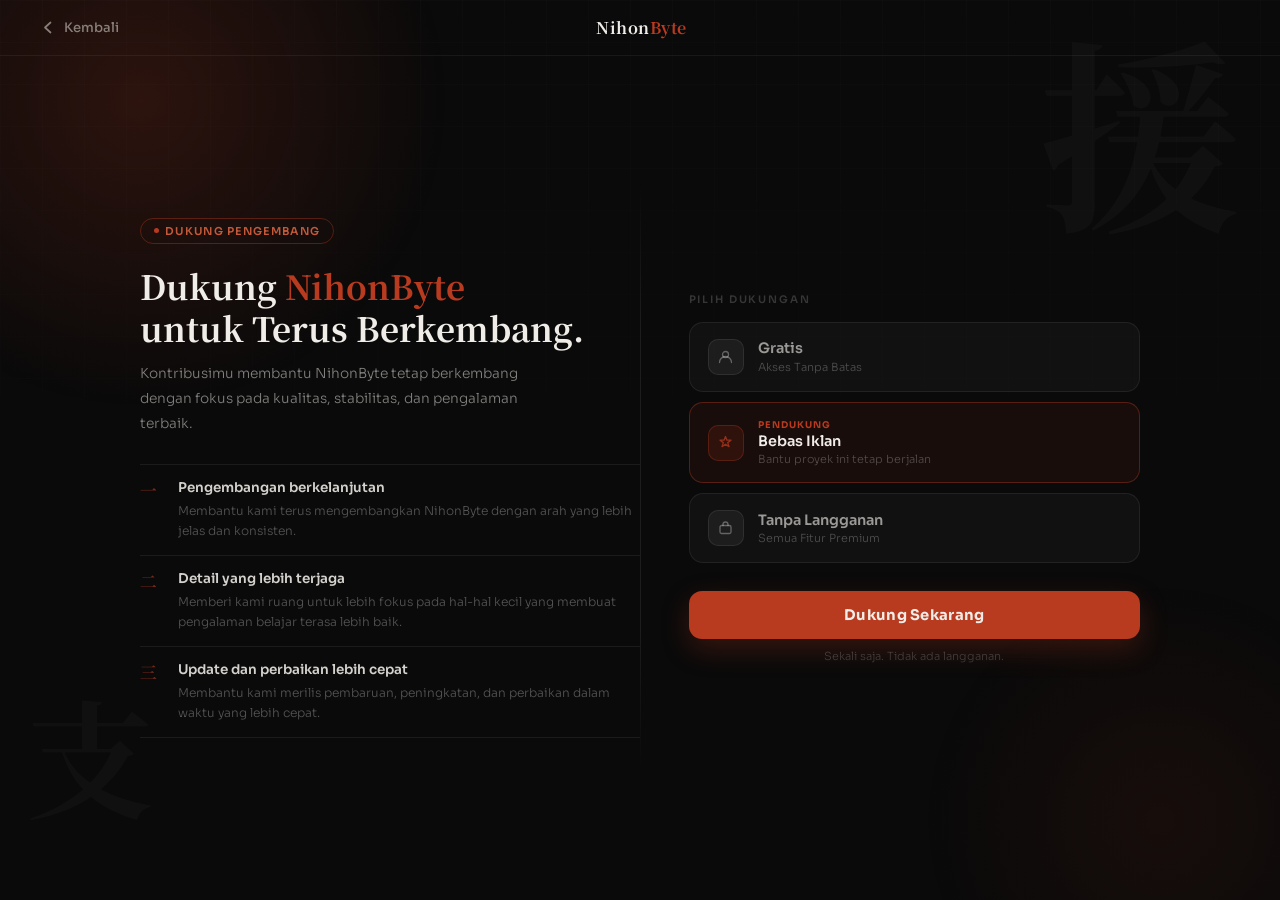
<file: support/supportposter.html>
<!DOCTYPE html>
<html lang="id">
<head>
  <meta charset="UTF-8">
  <meta name="viewport" content="width=device-width, initial-scale=1.0">
  <title>NihonByte · Dukung Pengembang</title>
  <link rel="icon" type="image/png" href="../assets/logo.webp">
  <link href="https://fonts.googleapis.com/css2?family=Noto+Serif+JP:wght@700&family=Sora:wght@300;400;500;600;700&display=swap" rel="stylesheet">
  <style>
    *, *::before, *::after {
      box-sizing: border-box;
      margin: 0; padding: 0;
      user-select: none;
      -webkit-user-select: none;
      scrollbar-width: none;
      -ms-overflow-style: none;
    }
    *::-webkit-scrollbar { display: none; }

    :root {
      --red: #B83A1F;
      --red-dim: rgba(184,58,31,0.4);
      --bg: #0a0a0a;
      --border: rgba(255,255,255,0.07);
      --text-primary: #f0ede8;
      --text-secondary: rgba(240,237,232,0.52);
      --text-muted: rgba(255,255,255,0.2);
    }

    html, body {
      width: 100%; height: 100dvh;
      overflow: hidden;
      background: var(--bg);
      font-family: 'Sora', sans-serif;
      color: var(--text-primary);
    }

    /* Background */
    .sp-bg {
      position: fixed; inset: 0; overflow: hidden; z-index: 0; pointer-events: none;
    }
    .sp-orb {
      position: absolute; border-radius: 50%;
    }
    .sp-orb-1 {
      width: 640px; height: 640px; top: -220px; left: -180px;
      background: radial-gradient(circle, rgba(184,58,31,0.2) 0%, transparent 68%);
      animation: orb-drift 11s ease-in-out infinite alternate;
    }
    .sp-orb-2 {
      width: 480px; height: 480px; bottom: -160px; right: -120px;
      background: radial-gradient(circle, rgba(184,58,31,0.08) 0%, transparent 70%);
      animation: orb-drift 15s ease-in-out infinite alternate-reverse;
    }
    @keyframes orb-drift {
      from { transform: translate(0, 0); }
      to   { transform: translate(16px, -20px); }
    }
    .sp-grid {
      position: absolute; inset: 0;
      background-image:
        linear-gradient(rgba(255,255,255,0.022) 1px, transparent 1px),
        linear-gradient(90deg, rgba(255,255,255,0.022) 1px, transparent 1px);
      background-size: 42px 42px;
      mask-image: linear-gradient(180deg, rgba(0,0,0,0.6) 0%, transparent 75%);
    }
    .sp-kanji {
      position: absolute;
      font-family: 'Noto Serif JP', serif;
      font-weight: 700; pointer-events: none;
      color: rgba(255,255,255,0.026);
      animation: kanji-drift 14s ease-in-out infinite alternate;
    }
    .sp-kanji-1 {
      font-size: clamp(140px, 16vw, 260px);
      top: -20px; right: 3%;
    }
    .sp-kanji-2 {
      font-size: clamp(90px, 10vw, 160px);
      bottom: 6%; left: 2%;
      animation-delay: 6s;
    }
    @keyframes kanji-drift {
      from { transform: translateY(0) rotate(-4deg); opacity: 0.7; }
      to   { transform: translateY(-18px) rotate(3deg); opacity: 1; }
    }

    /* Shell */
    .sp-shell {
      position: relative; z-index: 1;
      width: 100%; height: 100dvh;
      display: flex; flex-direction: column;
    }

    /* Topbar */
    .sp-topbar {
      flex-shrink: 0;
      height: 56px; padding: 0 36px;
      display: flex; align-items: center; justify-content: space-between;
      border-bottom: 1px solid rgba(255,255,255,0.06);
    }
    .sp-back {
      display: inline-flex; align-items: center; gap: 7px;
      background: none; border: none; cursor: pointer;
      color: rgba(240,237,232,0.5);
      font-family: 'Sora', sans-serif;
      font-size: 0.82rem; font-weight: 500;
      padding: 6px 10px 6px 4px;
      border-radius: 8px;
      transition: color 0.18s, background 0.18s;
      min-width: 90px;
    }
    .sp-back:hover { color: var(--text-primary); background: rgba(255,255,255,0.05); }
    .sp-back svg { width: 17px; height: 17px; flex-shrink: 0; }
    .sp-logo {
      font-family: 'Noto Serif JP', serif;
      font-size: 1rem; font-weight: 700;
      color: var(--text-primary); letter-spacing: 0.03em;
    }
    .sp-logo span { color: var(--red); }
    .sp-topbar-spacer { min-width: 90px; }

    /* Main */
    .sp-main {
      flex: 1; overflow: hidden;
      display: flex; align-items: center; justify-content: center;
      padding: 0 48px;
    }

    /* Two-col layout */
    .sp-layout {
      display: grid;
      grid-template-columns: minmax(0, 1fr) 1px minmax(0, 1fr);
      align-items: center;
      width: 100%; max-width: 1000px;
      height: 100%;
      max-height: 600px;
    }

    /* Divider */
    .sp-divider {
      width: 1px;
      height: 100%;
      background: linear-gradient(180deg, transparent, rgba(255,255,255,0.08) 25%, rgba(255,255,255,0.08) 75%, transparent);
      align-self: stretch;
      margin: 0 48px 0 0;
    }

    /* Left col */
    .sp-left {
      display: flex; flex-direction: column; justify-content: center;
      animation: rise-in 0.48s ease both;
    }
    .sp-badge {
      display: inline-flex; align-items: center; gap: 6px;
      border: 1px solid var(--red-dim);
      border-radius: 999px;
      padding: 5px 13px;
      margin-bottom: 22px; width: fit-content;
    }
    .sp-badge-dot {
      width: 5px; height: 5px;
      border-radius: 50%; background: var(--red); flex-shrink: 0;
    }
    .sp-badge-txt {
      font-size: 0.68rem; font-weight: 600; color: #c4593a;
      letter-spacing: 0.12em; text-transform: uppercase;
    }
      .sp-title {
      font-family: 'Noto Serif JP', serif;
      font-size: clamp(1.7rem, 2.6vw, 2.3rem);
      font-weight: 700; color: var(--text-primary);
      line-height: 1.25; margin-bottom: 12px;
    }
    .sp-title-line {
      display: block;
    }
    .sp-title em { color: var(--red); font-style: normal; }
    .sp-desc {
      font-size: 0.86rem; font-weight: 300;
      color: var(--text-secondary);
      line-height: 1.82; margin-bottom: 28px;
      max-width: 400px;
    }

    /* Benefits */
    .sp-benefits {
      list-style: none;
      border-top: 1px solid rgba(255,255,255,0.07);
    }
    .sp-benefit {
      display: flex; align-items: flex-start; gap: 16px;
      padding: 14px 0;
      border-bottom: 1px solid rgba(255,255,255,0.07);
    }
    .sp-benefit-num {
      font-family: 'Noto Serif JP', serif;
      font-size: 1.05rem; font-weight: 700;
      color: rgba(184,58,31,0.65);
      min-width: 22px;
      padding-top: 0; flex-shrink: 0;
      line-height: 1.35;
    }
    .sp-benefit-title {
      font-size: 0.84rem; font-weight: 600;
      color: rgba(240,237,232,0.88);
      margin-bottom: 3px; line-height: 1.4;
    }
    .sp-benefit-desc {
      font-size: 0.76rem; font-weight: 300;
      color: rgba(255,255,255,0.3);
      line-height: 1.65;
    }

    /* Right col */
    .sp-right {
      display: flex; flex-direction: column; justify-content: center;
      padding-left: 48px;
      animation: rise-in 0.52s ease 0.08s both;
    }
    .sp-right-label {
      font-size: 0.65rem; font-weight: 600;
      letter-spacing: 0.18em; text-transform: uppercase;
      color: rgba(255,255,255,0.18);
      margin-bottom: 16px;
    }

    /* Tiers */
    .sp-tiers {
      display: flex; flex-direction: column;
      gap: 10px; margin-bottom: 28px;
    }
    .sp-tier {
      display: flex; align-items: center; gap: 14px;
      border-radius: 14px;
      padding: 16px 18px;
      border: 1px solid rgba(255,255,255,0.07);
      background: rgba(255,255,255,0.03);
    }
    .sp-tier.feat {
      border-color: rgba(184,58,31,0.4);
      background: rgba(184,58,31,0.08);
    }
    .sp-tier-icon {
      width: 36px; height: 36px; border-radius: 10px;
      display: flex; align-items: center; justify-content: center;
      flex-shrink: 0;
      background: rgba(255,255,255,0.05);
      border: 1px solid rgba(255,255,255,0.08);
    }
    .sp-tier.feat .sp-tier-icon {
      background: rgba(184,58,31,0.15);
      border-color: rgba(184,58,31,0.3);
    }
    .sp-tier-icon svg { width: 15px; height: 15px; }
    .sp-tier-info { flex: 1; display: flex; flex-direction: column; gap: 2px; }
    .sp-tier-badge {
      font-size: 0.58rem; font-weight: 700;
      letter-spacing: 0.12em; text-transform: uppercase;
      color: var(--red);
    }
    .sp-tier-name {
      font-size: 0.9rem; font-weight: 600;
      color: rgba(240,237,232,0.62); line-height: 1.2;
    }
    .sp-tier.feat .sp-tier-name { color: var(--text-primary); }
    .sp-tier-sub {
      font-size: 0.7rem; font-weight: 300;
      color: rgba(255,255,255,0.26);
    }

    /* CTA */
    .sp-cta {
      display: flex; align-items: center; justify-content: center;
      width: 100%;
      background: var(--red);
      color: #f0ede8;
      font-family: 'Sora', sans-serif;
      font-size: 0.92rem; font-weight: 700;
      text-decoration: none;
      padding: 15px 24px;
      border-radius: 13px;
      box-shadow: 0 10px 28px rgba(184,58,31,0.26);
      transition: filter 0.2s, transform 0.18s, box-shadow 0.2s;
      margin-bottom: 10px;
      letter-spacing: 0.02em;
    }
    .sp-cta:hover {
      filter: brightness(1.08);
      transform: translateY(-2px);
      box-shadow: 0 14px 36px rgba(184,58,31,0.36);
    }
    .sp-cta:active { transform: translateY(0); filter: brightness(0.96); }
    .sp-cta-note {
      text-align: center;
      font-size: 0.7rem; font-weight: 300;
      color: var(--text-muted);
    }

    @media (max-width: 767px) and (orientation: portrait) {
      html, body {
        height: auto;
        min-height: 100dvh;
        overflow-y: auto;
      }

      body {
        overflow-x: hidden;
      }

      .sp-shell {
        min-height: 100dvh;
        height: auto;
      }

      .sp-orb-1 {
        width: 320px;
        height: 320px;
        top: -72px;
        left: -120px;
        animation: none;
      }

      .sp-orb-2 {
        width: 240px;
        height: 240px;
        bottom: -84px;
        right: -72px;
        animation: none;
      }

      .sp-grid {
        opacity: 0.75;
        background-size: 34px 34px;
      }

      .sp-kanji {
        animation: none;
      }

      .sp-kanji-1 {
        top: 44px;
        right: -6px;
        font-size: 110px;
        color: rgba(255,255,255,0.045);
      }

      .sp-kanji-2 {
        left: -6px;
        bottom: 82px;
        font-size: 88px;
        color: rgba(184,58,31,0.13);
      }

      .sp-topbar {
        position: sticky;
        top: 0;
        z-index: 6;
        height: 52px;
        padding: 0 12px;
        background: rgba(10, 10, 10, 0.92);
      }

      .sp-back,
      .sp-topbar-spacer {
        min-width: 66px;
      }

      .sp-back {
        gap: 4px;
        font-size: 0.72rem;
        padding: 6px 8px 6px 2px;
      }

      .sp-back svg {
        width: 15px;
        height: 15px;
      }

      .sp-logo {
        font-size: 0.9rem;
      }

      .sp-main {
        display: block;
        flex: 1 1 auto;
        overflow: visible;
        padding: 10px 14px calc(18px + env(safe-area-inset-bottom));
      }

      .sp-layout {
        display: flex;
        flex-direction: column;
        width: 100%;
        max-width: none;
        height: auto;
        max-height: none;
        gap: 14px;
        padding-bottom: 12px;
      }

      .sp-divider {
        display: none;
      }

      .sp-left,
      .sp-right {
        display: block;
        justify-content: flex-start;
        padding: 0;
        width: 100%;
      }

      .sp-left {
        position: relative;
        overflow: hidden;
        border-radius: 22px;
        border: 1px solid rgba(255,255,255,0.06);
        background:
          linear-gradient(180deg, rgba(255,255,255,0.045) 0%, rgba(255,255,255,0.018) 100%);
        box-shadow: 0 18px 34px rgba(0,0,0,0.24);
        padding: 18px 16px 16px;
      }

      .sp-badge {
        margin-bottom: 14px;
        padding: 5px 11px;
      }

      .sp-badge-txt {
        font-size: 0.62rem;
        letter-spacing: 0.1em;
      }

      .sp-title {
        font-size: clamp(1.62rem, 8.8vw, 2.05rem);
        line-height: 1.08;
        margin-bottom: 12px;
        max-width: 18ch;
        text-wrap: balance;
      }

      .sp-desc {
        max-width: none;
        margin-bottom: 18px;
        font-size: 0.82rem;
        line-height: 1.72;
        color: rgba(240,237,232,0.66);
      }

      .sp-benefits {
        display: grid;
        gap: 10px;
        border-top: none;
      }

      .sp-benefit {
        gap: 12px;
        padding: 12px 0 0;
        border-bottom: none;
      }

      .sp-benefit-num {
        display: inline-flex;
        align-items: center;
        justify-content: center;
        min-width: 26px;
        width: 26px;
        height: 26px;
        border-radius: 8px;
        background: rgba(184,58,31,0.12);
        border: 1px solid rgba(184,58,31,0.18);
        color: rgba(196,89,58,0.92);
        font-size: 0.8rem;
      }

      .sp-benefit-title {
        font-size: 0.78rem;
        margin-bottom: 4px;
      }

      .sp-benefit-desc {
        font-size: 0.7rem;
        line-height: 1.58;
      }

      .sp-right {
        border-radius: 20px;
        border: 1px solid rgba(255,255,255,0.06);
        background: rgba(255,255,255,0.03);
        box-shadow: 0 12px 26px rgba(0,0,0,0.18);
        padding: 14px;
        margin-top: 0;
      }

      .sp-right-label {
        margin-bottom: 12px;
        font-size: 0.58rem;
        letter-spacing: 0.16em;
        color: rgba(255,255,255,0.24);
      }

      .sp-tiers {
        gap: 10px;
        margin-bottom: 16px;
      }

      .sp-tier {
        gap: 12px;
        padding: 13px 12px;
        border-radius: 16px;
      }

      .sp-tier-icon {
        width: 34px;
        height: 34px;
        border-radius: 10px;
      }

      .sp-tier-name {
        font-size: 0.84rem;
      }

      .sp-tier-badge {
        font-size: 0.55rem;
      }

      .sp-tier-sub {
        font-size: 0.64rem;
        line-height: 1.4;
      }

      .sp-cta {
        padding: 14px 16px;
        border-radius: 14px;
        font-size: 0.88rem;
        margin-bottom: 8px;
      }

      .sp-cta-note {
        font-size: 0.66rem;
      }
    }

    @media screen and (max-width: 932px) and (orientation: landscape) and (max-height: 520px) {
      .sp-orb-1 {
        width: 400px;
        height: 400px;
        top: -150px;
        left: -110px;
        animation: none;
      }

      .sp-orb-2 {
        width: 280px;
        height: 280px;
        right: -70px;
        bottom: -90px;
        animation: none;
      }

      .sp-grid {
        background-size: 36px 36px;
      }

      .sp-kanji {
        animation: none;
      }

      .sp-kanji-1 {
        font-size: 128px;
        top: 2px;
        right: -10px;
        color: rgba(255,255,255,0.04);
      }

      .sp-kanji-2 {
        font-size: 84px;
        left: -6px;
        bottom: 4px;
        color: rgba(184,58,31,0.11);
      }

      .sp-topbar {
        height: 52px;
        padding: 0 18px;
      }

      .sp-back,
      .sp-topbar-spacer {
        min-width: 78px;
      }

      .sp-back {
        font-size: 0.74rem;
        padding: 6px 8px 6px 2px;
      }

      .sp-logo {
        font-size: 0.94rem;
      }

      .sp-main {
        align-items: flex-start;
        justify-content: flex-start;
        overflow-y: auto;
        -webkit-overflow-scrolling: touch;
        padding: 10px 16px calc(14px + env(safe-area-inset-bottom));
      }

      .sp-layout {
        grid-template-columns: minmax(0, 1.02fr) 1px minmax(260px, 0.98fr);
        width: 100%;
        max-width: none;
        height: auto;
        max-height: none;
        min-height: 100%;
        align-items: start;
      }

      .sp-divider {
        margin: 0 24px 0 0;
      }

      .sp-left {
        justify-content: flex-start;
        padding-top: 10px;
      }

      .sp-right {
        justify-content: flex-start;
        padding-left: 24px;
        padding-top: 10px;
      }

      .sp-badge {
        margin-bottom: 16px;
        padding: 4px 12px;
      }

      .sp-badge-txt {
        font-size: 0.62rem;
      }

      .sp-title {
        font-size: clamp(1.3rem, 3.2vw, 1.7rem);
        line-height: 1.12;
        margin-bottom: 10px;
        max-width: 18ch;
        text-wrap: balance;
      }

      .sp-title-line--top,
      .sp-title-line--bottom {
        white-space: nowrap;
      }

      .sp-desc {
        max-width: 360px;
        margin-bottom: 18px;
        font-size: 0.78rem;
        line-height: 1.68;
      }

      .sp-benefit {
        gap: 12px;
        padding: 10px 0;
      }

      .sp-benefit-num {
        min-width: 18px;
        font-size: 0.82rem;
      }

      .sp-benefit-title {
        font-size: 0.78rem;
        margin-bottom: 2px;
      }

      .sp-benefit-desc {
        font-size: 0.68rem;
        line-height: 1.52;
      }

      .sp-right-label {
        margin-bottom: 12px;
        font-size: 0.58rem;
      }

      .sp-tiers {
        gap: 8px;
        margin-bottom: 14px;
      }

      .sp-tier {
        gap: 12px;
        padding: 12px 12px;
        border-radius: 14px;
      }

      .sp-tier-icon {
        width: 32px;
        height: 32px;
        border-radius: 10px;
      }

      .sp-tier-name {
        font-size: 0.84rem;
      }

      .sp-tier-badge {
        font-size: 0.54rem;
      }

      .sp-tier-sub {
        font-size: 0.64rem;
        line-height: 1.38;
      }

      .sp-cta {
        padding: 12px 16px;
        border-radius: 12px;
        font-size: 0.84rem;
        margin-bottom: 6px;
      }

      .sp-cta-note {
        font-size: 0.62rem;
      }
    }

    @keyframes rise-in {
      from { opacity: 0; transform: translateY(14px); }
      to   { opacity: 1; transform: translateY(0); }
    }
  </style>
</head>
<body>

<div class="sp-bg">
  <div class="sp-orb sp-orb-1"></div>
  <div class="sp-orb sp-orb-2"></div>
  <div class="sp-grid"></div>
  <div class="sp-kanji sp-kanji-1">援</div>
  <div class="sp-kanji sp-kanji-2">支</div>
</div>

<div class="sp-shell">

  <nav class="sp-topbar">
    <button class="sp-back" id="sp-back-btn" aria-label="Kembali">
      <svg viewBox="0 0 17 17" fill="none" xmlns="http://www.w3.org/2000/svg">
        <path d="M10.5 13.5L5 8.5L10.5 3.5" stroke="currentColor" stroke-width="1.7" stroke-linecap="round" stroke-linejoin="round"/>
      </svg>
      Kembali
    </button>
    <div class="sp-logo">Nihon<span>Byte</span></div>
    <div class="sp-topbar-spacer"></div>
  </nav>

  <main class="sp-main">
    <div class="sp-layout">

      <div class="sp-left">
        <div class="sp-badge">
          <div class="sp-badge-dot"></div>
          <span class="sp-badge-txt">Dukung Pengembang</span>
        </div>
        <h1 class="sp-title">
          <span class="sp-title-line sp-title-line--top">Dukung <em>NihonByte</em></span>
          <span class="sp-title-line sp-title-line--bottom">untuk Terus Berkembang.</span>
        </h1>
        <p class="sp-desc">
          Kontribusimu membantu NihonByte tetap berkembang dengan fokus pada kualitas, stabilitas, dan pengalaman terbaik.
        </p>
        <ul class="sp-benefits" aria-label="Alasan mendukung">
          <li class="sp-benefit">
            <span class="sp-benefit-num" aria-hidden="true">一</span>
            <div>
              <p class="sp-benefit-title">Pengembangan berkelanjutan</p>
              <p class="sp-benefit-desc">Membantu kami terus mengembangkan NihonByte dengan arah yang lebih jelas dan konsisten.</p>
            </div>
          </li>
          <li class="sp-benefit">
            <span class="sp-benefit-num" aria-hidden="true">二</span>
            <div>
              <p class="sp-benefit-title">Detail yang lebih terjaga</p>
              <p class="sp-benefit-desc">Memberi kami ruang untuk lebih fokus pada hal-hal kecil yang membuat pengalaman belajar terasa lebih baik.</p>
            </div>
          </li>
          <li class="sp-benefit">
            <span class="sp-benefit-num" aria-hidden="true">三</span>
            <div>
              <p class="sp-benefit-title">Update dan perbaikan lebih cepat</p>
              <p class="sp-benefit-desc">Membantu kami merilis pembaruan, peningkatan, dan perbaikan dalam waktu yang lebih cepat.</p>
            </div>
          </li>
        </ul>
      </div>

      <div class="sp-divider"></div>

      <div class="sp-right">
        <p class="sp-right-label">Pilih dukungan</p>
        <div class="sp-tiers">
          <div class="sp-tier">
            <div class="sp-tier-icon">
              <svg viewBox="0 0 15 15" fill="none" stroke="rgba(255,255,255,0.32)" stroke-width="1.3" stroke-linecap="round" stroke-linejoin="round">
                <circle cx="7.5" cy="5.5" r="3"/>
                <path d="M1.5 13.5c0-3.3 2.7-6 6-6s6 2.7 6 6"/>
              </svg>
            </div>
            <div class="sp-tier-info">
              <span class="sp-tier-name">Gratis</span>
              <span class="sp-tier-sub">Akses Tanpa Batas</span>
            </div>
          </div>
          <div class="sp-tier feat">
            <div class="sp-tier-icon">
              <svg viewBox="0 0 15 15" fill="none" stroke="rgba(184,58,31,0.75)" stroke-width="1.3" stroke-linecap="round" stroke-linejoin="round">
                <path d="M7.5 1.5l1.4 3.7H13l-3.3 2.4 1.3 4-3.5-2.4-3.5 2.4 1.3-4L2 5.2h4.1z"/>
              </svg>
            </div>
            <div class="sp-tier-info">
              <span class="sp-tier-badge">Pendukung</span>
              <span class="sp-tier-name">Bebas Iklan</span>
              <span class="sp-tier-sub">Bantu proyek ini tetap berjalan</span>
            </div>
          </div>
          <div class="sp-tier">
            <div class="sp-tier-icon">
              <svg viewBox="0 0 15 15" fill="none" stroke="rgba(255,255,255,0.32)" stroke-width="1.3" stroke-linecap="round" stroke-linejoin="round">
                <rect x="2" y="4.5" width="11" height="8" rx="1.5"/>
                <path d="M5 4.5V3.5a2.5 2.5 0 015 0v1"/>
              </svg>
            </div>
            <div class="sp-tier-info">
              <span class="sp-tier-name">Tanpa Langganan</span>
              <span class="sp-tier-sub">Semua Fitur Premium</span>
            </div>
          </div>
        </div>

        <a
          href="https://sociabuzz.com/syncxcode/tribe"
          target="_blank"
          rel="noopener noreferrer"
          class="sp-cta"
        >
          Dukung Sekarang
        </a>
        <p class="sp-cta-note">Sekali saja. Tidak ada langganan.</p>
      </div>

    </div>
  </main>

</div>

<script>
  (function() {
    document.getElementById('sp-back-btn').addEventListener('click', function() {
      if (window.history.length > 1) {
        window.history.back();
      } else {
        window.location.href = '../index.html';
      }
    });
    history.pushState(null, '', window.location.href);
    window.addEventListener('popstate', function() {
      window.history.back();
    });
  })();
</script>

</body>
</html>
</file>
